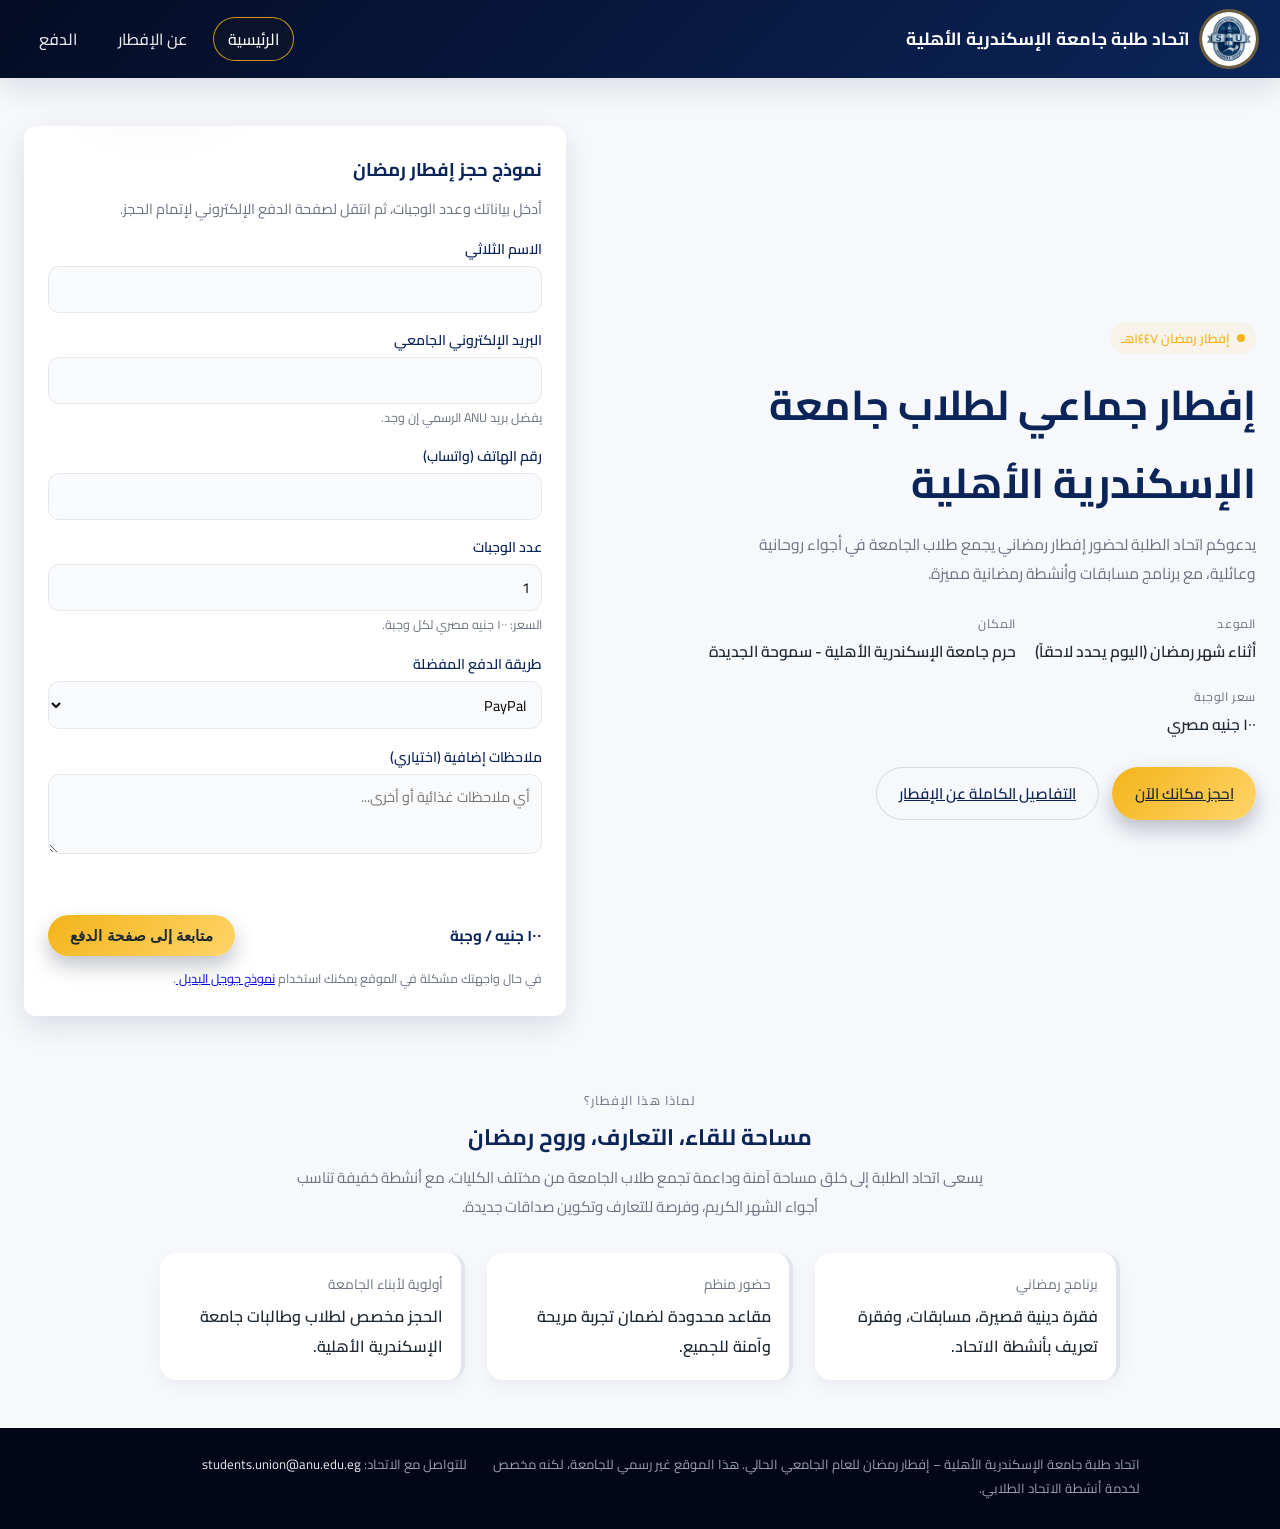
<file: index.html>
<!DOCTYPE html>
<html lang="ar" dir="rtl">
<head>
  <meta charset="UTF-8" />
  <title>اتحاد طلبة جامعة الإسكندرية الأهلية - إفطار رمضان</title>
  <meta name="viewport" content="width=device-width, initial-scale=1" />
  <meta name="description" content="موقع اتحاد طلبة جامعة الإسكندرية الأهلية لحجز إفطار رمضان للطلاب." />
  <link rel="stylesheet" href="style.css" />
</head>
<body class="page">
  <header class="navbar">
    <div class="navbar-brand">
      <div class="navbar-logo">
        <img src="571217735_821161784183083_11823729130709533_n.jpg" alt="شعار اتحاد طلبة جامعة الإسكندرية الأهلية" />
      </div>
      <div class="navbar-title">
        اتحاد طلبة جامعة الإسكندرية الأهلية
      </div>
    </div>
    <nav class="navbar-links">
      <a href="index.html" class="active">الرئيسية</a>
      <a href="iftar.html">عن الإفطار</a>
      <a href="payment.html">الدفع</a>
    </nav>
  </header>

  <main>
    <section class="hero">
      <div class="hero-content">
        <div class="badge">
          <span class="badge-dot"></span>
          إفطار رمضان ١٤٤٧هـ
        </div>
        <h1 class="hero-title">
          إفطار جماعي لطلاب جامعة الإسكندرية الأهلية
        </h1>
        <p class="hero-subtitle">
          يدعوكم اتحاد الطلبة لحضور إفطار رمضاني يجمع طلاب الجامعة في أجواء روحانية وعائلية،
          مع برنامج مسابقات وأنشطة رمضانية مميزة.
        </p>

        <div class="hero-meta">
          <div class="hero-meta-item">
            <span class="hero-meta-label">الموعد</span>
            <span class="hero-meta-value">أثناء شهر رمضان (اليوم يحدد لاحقاً)</span>
          </div>
          <div class="hero-meta-item">
            <span class="hero-meta-label">المكان</span>
            <span class="hero-meta-value">حرم جامعة الإسكندرية الأهلية - سموحة الجديدة</span>
          </div>
          <div class="hero-meta-item">
            <span class="hero-meta-label">سعر الوجبة</span>
            <span class="hero-meta-value">١٠٠ جنيه مصري</span>
          </div>
        </div>

        <div class="hero-actions">
          <a href="#reservation" class="btn btn-primary">احجز مكانك الآن</a>
          <a href="iftar.html" class="btn btn-outline">التفاصيل الكاملة عن الإفطار</a>
        </div>
      </div>

      <aside class="card" id="reservation">
        <h2 style="margin-top:0; margin-bottom:0.5rem; font-size:1.15rem; color:var(--primary-color);">
          نموذج حجز إفطار رمضان
        </h2>
        <p style="margin-top:0; margin-bottom:0.9rem; font-size:0.9rem; color:var(--muted-text);">
          أدخل بياناتك وعدد الوجبات، ثم انتقل لصفحة الدفع الإلكتروني لإتمام الحجز.
        </p>

        <form
          id="subscriptionForm"
          autocomplete="on"
          action="https://script.google.com/macros/s/AKfycbyyRZvEHn5a1_xJdZBLFneDvoBSXz_j1pzW0Ca5sUJoUbdMsWfkyhRqGmcnFkOFegB_Mw/exec"
          method="POST"
        >
          <div class="form-group">
            <label class="form-label" for="name">الاسم الثلاثي</label>
            <input class="form-input" type="text" id="name" name="name" required />
          </div>

          <div class="form-group">
            <label class="form-label" for="email">البريد الإلكتروني الجامعي</label>
            <input class="form-input" type="email" id="email" name="email" required />
            <div class="form-help">يفضل بريد ANU الرسمي إن وجد.</div>
          </div>

          <div class="form-group">
            <label class="form-label" for="phone">رقم الهاتف (واتساب)</label>
            <input class="form-input" type="tel" id="phone" name="phone" required />
          </div>

          <div class="form-group">
            <label class="form-label" for="mealsCount">عدد الوجبات</label>
            <input class="form-input" type="number" id="mealsCount" name="mealsCount" min="1" max="20" value="1" required />
            <div class="form-help">السعر: ١٠٠ جنيه مصري لكل وجبة.</div>
          </div>

          <div class="form-group">
            <label class="form-label" for="paymentMethod">طريقة الدفع المفضلة</label>
            <select class="form-select" id="paymentMethod" name="paymentMethod">
              <option value="paypal">PayPal</option>
              <option value="fawry">فوري</option>
              <option value="instapay">InstaPay</option>
            </select>
          </div>

          <div class="form-group">
            <label class="form-label" for="notes">ملاحظات إضافية (اختياري)</label>
            <textarea class="form-textarea" id="notes" name="notes" placeholder="أي ملاحظات غذائية أو أخرى..."></textarea>
          </div>

          <div id="subscriptionStatus" class="alert" aria-live="polite"></div>

          <div class="form-footer">
            <div class="price-tag">١٠٠ جنيه / وجبة</div>
            <button type="submit" class="btn btn-primary">متابعة إلى صفحة الدفع</button>
          </div>

          <div class="form-help" style="margin-top:0.7rem;">
            في حال واجهتك مشكلة في الموقع يمكنك استخدام
            <a href="https://docs.google.com/forms/d/YOUR_GOOGLE_FORM_ID/viewform" target="_blank" rel="noopener noreferrer">
              نموذج جوجل البديل
            </a>.
          </div>
        </form>
      </aside>
    </section>

    <section class="section">
      <div class="section-header">
        <div class="section-kicker">لماذا هذا الإفطار؟</div>
        <h2 class="section-title">مساحة للقاء، التعارف، وروح رمضان</h2>
        <p class="section-subtitle">
          يسعى اتحاد الطلبة إلى خلق مساحة آمنة وداعمة تجمع طلاب الجامعة من مختلف الكليات،
          مع أنشطة خفيفة تناسب أجواء الشهر الكريم، وفرصة للتعارف وتكوين صداقات جديدة.
        </p>
      </div>

      <div class="info-grid">
        <article class="info-item">
          <div class="info-label">برنامج رمضاني</div>
          <div class="info-value">فقرة دينية قصيرة، مسابقات، وفقرة تعريف بأنشطة الاتحاد.</div>
        </article>
        <article class="info-item">
          <div class="info-label">حضور منظم</div>
          <div class="info-value">مقاعد محدودة لضمان تجربة مريحة وآمنة للجميع.</div>
        </article>
        <article class="info-item">
          <div class="info-label">أولوية لأبناء الجامعة</div>
          <div class="info-value">الحجز مخصص لطلاب وطالبات جامعة الإسكندرية الأهلية.</div>
        </article>
      </div>
    </section>
  </main>

  <footer class="footer">
    <div class="footer-inner">
      <div>
        اتحاد طلبة جامعة الإسكندرية الأهلية – إفطار رمضان للعام الجامعي الحالي.
        هذا الموقع غير رسمي للجامعة، لكنه مخصص لخدمة أنشطة الاتحاد الطلابي.
      </div>
      <div>
        للتواصل مع الاتحاد:
        <a href="mailto:students.union@anu.edu.eg">students.union@anu.edu.eg</a>
      </div>
    </div>
  </footer>

  <script src="script.js"></script>
</body>
</html>
</file>
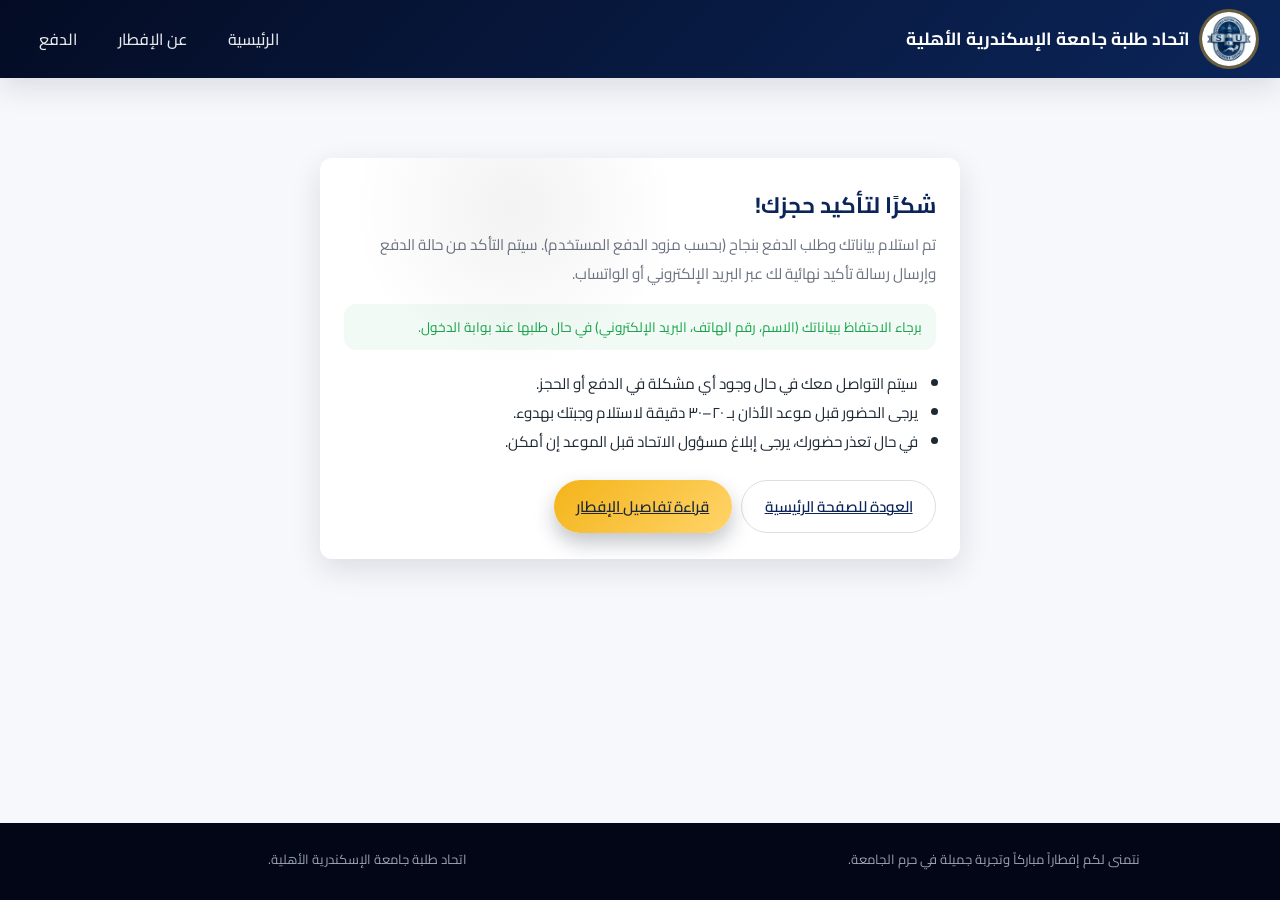
<file: confirmation.html>
<!DOCTYPE html>
<html lang="ar" dir="rtl">
<head>
  <meta charset="UTF-8" />
  <title>تم تأكيد الحجز - إفطار رمضان</title>
  <meta name="viewport" content="width=device-width, initial-scale=1" />
  <link rel="stylesheet" href="style.css" />
</head>
<body class="page">
  <header class="navbar">
    <div class="navbar-brand">
      <div class="navbar-logo">
        <img src="571217735_821161784183083_11823729130709533_n.jpg" alt="شعار اتحاد طلبة جامعة الإسكندرية الأهلية" />
      </div>
      <div class="navbar-title">
        اتحاد طلبة جامعة الإسكندرية الأهلية
      </div>
    </div>
    <nav class="navbar-links">
      <a href="index.html">الرئيسية</a>
      <a href="iftar.html">عن الإفطار</a>
      <a href="payment.html">الدفع</a>
    </nav>
  </header>

  <main>
    <section class="section">
      <div class="confirmation-card card">
        <h1 class="section-title" style="margin-top:0;">شكرًا لتأكيد حجزك!</h1>
        <p class="section-subtitle" style="margin-bottom:1rem;">
          تم استلام بياناتك وطلب الدفع بنجاح (بحسب مزود الدفع المستخدم). سيتم التأكد من حالة الدفع
          وإرسال رسالة تأكيد نهائية لك عبر البريد الإلكتروني أو الواتساب.
        </p>

        <div class="alert alert-success">
          برجاء الاحتفاظ ببياناتك (الاسم، رقم الهاتف، البريد الإلكتروني) في حال طلبها عند بوابة الدخول.
        </div>

        <div id="confirmationDetails" class="info-value" style="margin-top:0.9rem;">
          <!-- سيتم عرض رقم التذكرة وبيانات الحجز هنا -->
        </div>

        <ul style="margin-top:1.2rem; padding-right:1.1rem; font-size:0.95rem;">
          <li>سيتم التواصل معك في حال وجود أي مشكلة في الدفع أو الحجز.</li>
          <li>يرجى الحضور قبل موعد الأذان بـ ٢٠–٣٠ دقيقة لاستلام وجبتك بهدوء.</li>
          <li>في حال تعذر حضورك، يرجى إبلاغ مسؤول الاتحاد قبل الموعد إن أمكن.</li>
        </ul>

        <div style="margin-top:1.5rem; display:flex; flex-wrap:wrap; gap:0.6rem;">
          <a href="index.html" class="btn btn-outline">العودة للصفحة الرئيسية</a>
          <a href="iftar.html" class="btn btn-primary">قراءة تفاصيل الإفطار</a>
        </div>
      </div>
    </section>
  </main>

  <footer class="footer">
    <div class="footer-inner">
      <div>نتمنى لكم إفطاراً مباركاً وتجربة جميلة في حرم الجامعة.</div>
      <div>اتحاد طلبة جامعة الإسكندرية الأهلية.</div>
    </div>
  </footer>

  <script src="script.js"></script>
</body>
</html>
</file>
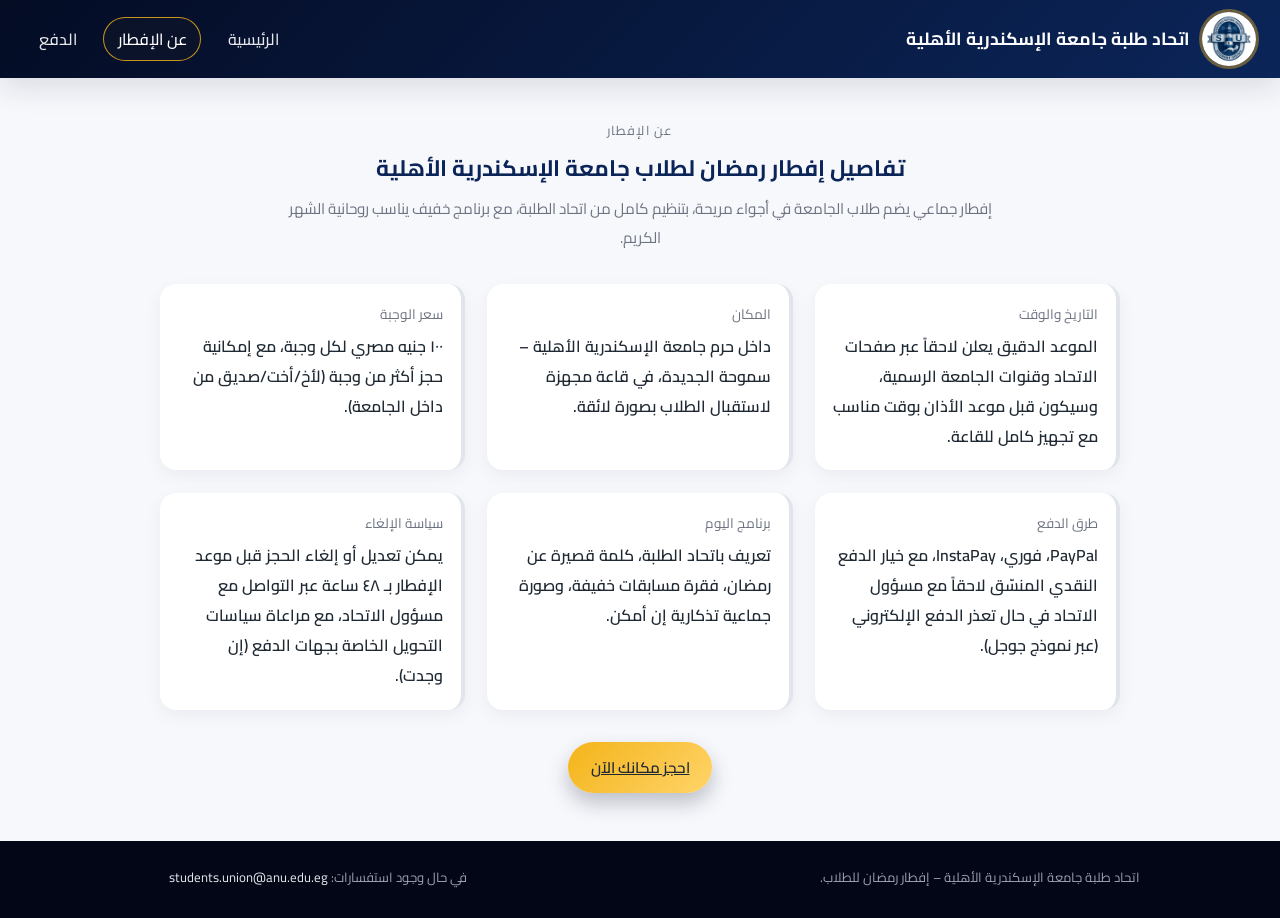
<file: iftar.html>
<!DOCTYPE html>
<html lang="ar" dir="rtl">
<head>
  <meta charset="UTF-8" />
  <title>تفاصيل إفطار رمضان - اتحاد طلبة جامعة الإسكندرية الأهلية</title>
  <meta name="viewport" content="width=device-width, initial-scale=1" />
  <link rel="stylesheet" href="style.css" />
</head>
<body class="page">
  <header class="navbar">
    <div class="navbar-brand">
      <div class="navbar-logo">
        <img src="571217735_821161784183083_11823729130709533_n.jpg" alt="شعار اتحاد طلبة جامعة الإسكندرية الأهلية" />
      </div>
      <div class="navbar-title">
        اتحاد طلبة جامعة الإسكندرية الأهلية
      </div>
    </div>
    <nav class="navbar-links">
      <a href="index.html">الرئيسية</a>
      <a href="iftar.html" class="active">عن الإفطار</a>
      <a href="payment.html">الدفع</a>
    </nav>
  </header>

  <main>
    <section class="section">
      <div class="section-header">
        <div class="section-kicker">عن الإفطار</div>
        <h1 class="section-title">تفاصيل إفطار رمضان لطلاب جامعة الإسكندرية الأهلية</h1>
        <p class="section-subtitle">
          إفطار جماعي يضم طلاب الجامعة في أجواء مريحة، بتنظيم كامل من اتحاد الطلبة،
          مع برنامج خفيف يناسب روحانية الشهر الكريم.
        </p>
      </div>

      <div class="info-grid">
        <article class="info-item">
          <div class="info-label">التاريخ والوقت</div>
          <div class="info-value">
            الموعد الدقيق يعلن لاحقاً عبر صفحات الاتحاد وقنوات الجامعة الرسمية، وسيكون
            قبل موعد الأذان بوقت مناسب مع تجهيز كامل للقاعة.
          </div>
        </article>
        <article class="info-item">
          <div class="info-label">المكان</div>
          <div class="info-value">
            داخل حرم جامعة الإسكندرية الأهلية – سموحة الجديدة، في قاعة مجهزة لاستقبال الطلاب بصورة لائقة.
          </div>
        </article>
        <article class="info-item">
          <div class="info-label">سعر الوجبة</div>
          <div class="info-value">
            ١٠٠ جنيه مصري لكل وجبة، مع إمكانية حجز أكثر من وجبة (لأخ/أخت/صديق من داخل الجامعة).
          </div>
        </article>
        <article class="info-item">
          <div class="info-label">طرق الدفع</div>
          <div class="info-value">
            PayPal، فوري، InstaPay، مع خيار الدفع النقدي المنسّق لاحقاً مع مسؤول الاتحاد في حال تعذر الدفع
            الإلكتروني (عبر نموذج جوجل).
          </div>
        </article>
        <article class="info-item">
          <div class="info-label">برنامج اليوم</div>
          <div class="info-value">
            تعريف باتحاد الطلبة، كلمة قصيرة عن رمضان، فقرة مسابقات خفيفة، وصورة جماعية تذكارية إن أمكن.
          </div>
        </article>
        <article class="info-item">
          <div class="info-label">سياسة الإلغاء</div>
          <div class="info-value">
            يمكن تعديل أو إلغاء الحجز قبل موعد الإفطار بـ ٤٨ ساعة عبر التواصل مع مسؤول الاتحاد،
            مع مراعاة سياسات التحويل الخاصة بجهات الدفع (إن وجدت).
          </div>
        </article>
      </div>

      <div style="text-align:center; margin-top:2rem;">
        <a href="index.html#reservation" class="btn btn-primary">احجز مكانك الآن</a>
      </div>
    </section>
  </main>

  <footer class="footer">
    <div class="footer-inner">
      <div>
        اتحاد طلبة جامعة الإسكندرية الأهلية – إفطار رمضان للطلاب.
      </div>
      <div>
        في حال وجود استفسارات:
        <a href="mailto:students.union@anu.edu.eg">students.union@anu.edu.eg</a>
      </div>
    </div>
  </footer>

  <script src="script.js"></script>
</body>
</html>
</file>
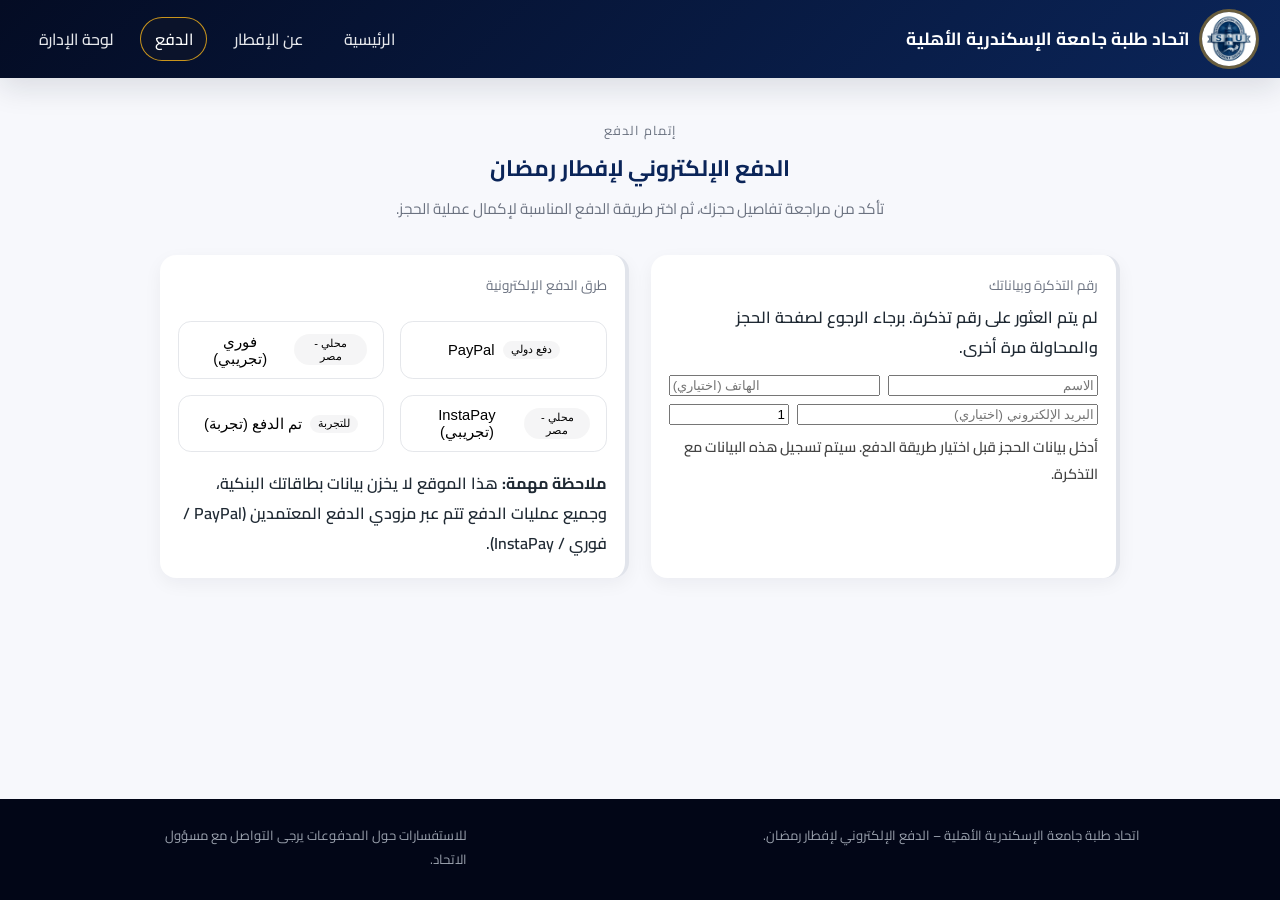
<file: payment.html>
<!DOCTYPE html>
<html lang="ar" dir="rtl">
<head>
  <meta charset="UTF-8" />
  <title>الدفع - إفطار رمضان - اتحاد طلبة جامعة الإسكندرية الأهلية</title>
  <meta name="viewport" content="width=device-width, initial-scale=1" />
  <link rel="stylesheet" href="style.css" />
</head>
<body class="page">
  <header class="navbar">
    <div class="navbar-brand">
      <div class="navbar-logo">
        <img src="571217735_821161784183083_11823729130709533_n.jpg" alt="شعار اتحاد طلبة جامعة الإسكندرية الأهلية" />
      </div>
      <div class="navbar-title">
        اتحاد طلبة جامعة الإسكندرية الأهلية
      </div>
    </div>
    <nav class="navbar-links">
      <a href="index.html">الرئيسية</a>
      <a href="iftar.html">عن الإفطار</a>
      <a href="payment.html" class="active">الدفع</a>
      <a href="admin.html">لوحة الإدارة</a>
    </nav>
  </header>

  <main>
    <section class="section">
      <div class="section-header">
        <div class="section-kicker">إتمام الدفع</div>
        <h1 class="section-title">الدفع الإلكتروني لإفطار رمضان</h1>
        <p class="section-subtitle">
          تأكد من مراجعة تفاصيل حجزك، ثم اختر طريقة الدفع المناسبة لإكمال عملية الحجز.
        </p>
      </div>

      <div class="info-grid">
        <article class="info-item">
          <div class="info-label">رقم التذكرة وبياناتك</div>
          <div id="paymentSummary" class="info-value">
            سيتم عرض رقم التذكرة وطريقة الدفع المختارة هنا بعد الحجز.
          </div>
          <form id="bookingForm" class="info-value" onsubmit="return false;" style="margin-top:0.8rem;">
            <div style="display:flex;gap:0.5rem;flex-wrap:wrap;">
              <input id="buyerName" type="text" placeholder="الاسم" aria-label="الاسم" style="flex:1;min-width:150px;" />
              <input id="buyerPhone" type="tel" placeholder="الهاتف (اختياري)" aria-label="الهاتف" style="flex:1;min-width:150px;" />
              <input id="buyerEmail" type="email" placeholder="البريد الإلكتروني (اختياري)" aria-label="الإيميل" style="flex:1;min-width:200px;" />
              <input id="buyerQty" type="number" min="1" value="1" placeholder="عدد التذاكر" aria-label="عدد التذاكر" style="width:120px;" />
            </div>
            <div style="margin-top:0.5rem;font-size:0.9rem;color:#444;">
              أدخل بيانات الحجز قبل اختيار طريقة الدفع. سيتم تسجيل هذه البيانات مع التذكرة.
            </div>
          </form>
        </article>

        <article class="info-item">
          <div class="info-label">طرق الدفع الإلكترونية</div>
          <div class="info-value">
            <div class="payment-methods">
              <button type="button" class="payment-btn" title="PayPal" aria-label="Pay with PayPal">
                <span class="payment-badge">دفع دولي</span>
                <span>PayPal</span>
              </button>

              <button type="button" class="payment-btn" onclick="handleFawryClick()">
                <span class="payment-badge">محلي - مصر</span>
                <span>فوري (تجريبي)</span>
              </button>

              <button type="button" class="payment-btn" onclick="handleInstapayClick()">
                <span class="payment-badge">محلي - مصر</span>
                <span>InstaPay (تجريبي)</span>
              </button>

              <button type="button" class="payment-btn" onclick="handleTestPaidClick()">
                <span class="payment-badge">للتجربة</span>
                <span>تم الدفع (تجربة)</span>
              </button>
            </div>

            <div style="margin-top:1rem;">
              <strong>ملاحظة مهمة:</strong> هذا الموقع لا يخزن بيانات بطاقاتك البنكية، وجميع عمليات الدفع
              تتم عبر مزودي الدفع المعتمدين (PayPal / فوري / InstaPay).
            </div>
          </div>
        </article>

      </div>
    </section>
  </main>

  <footer class="footer">
    <div class="footer-inner">
      <div>اتحاد طلبة جامعة الإسكندرية الأهلية – الدفع الإلكتروني لإفطار رمضان.</div>
      <div>للاستفسارات حول المدفوعات يرجى التواصل مع مسؤول الاتحاد.</div>
    </div>
  </footer>

  <script src="script.js"></script>
</body>
</html>
</file>
<file: style.css>
/* style.css */

/* Fonts: inspired by ANU style (Google Cairo) */
@import url('https://fonts.googleapis.com/css2?family=Cairo:wght@300;400;600;700&display=swap');

:root {
  --primary-color: #0b2559; /* deep ANU-like blue */
  --accent-color: #f4b41a;  /* warm gold */
  --background-color: #f7f8fc;
  --text-color: #1f2933;
  --muted-text: #6b7280;
  --danger-color: #dc2626;
  --success-color: #16a34a;
  --border-radius: 0.75rem;
  --shadow-soft: 0 10px 30px rgba(15, 23, 42, 0.12);
}

*,
*::before,
*::after {
  box-sizing: border-box;
}

body {
  margin: 0;
  font-family: 'Cairo', system-ui, -apple-system, BlinkMacSystemFont, 'Segoe UI', sans-serif;
  background-color: var(--background-color);
  color: var(--text-color);
  direction: rtl;
  text-align: right;
}

/* Layout */
.page {
  min-height: 100vh;
  display: flex;
  flex-direction: column;
}

main {
  flex: 1;
}

/* Navbar */
.navbar {
  background: linear-gradient(135deg, #040c24, var(--primary-color));
  color: #fff;
  padding: 0.75rem 1.5rem;
  display: flex;
  align-items: center;
  justify-content: space-between;
  box-shadow: var(--shadow-soft);
}

.navbar-brand {
  display: flex;
  align-items: center;
  gap: 0.75rem;
}

.navbar-logo {
  width: 54px;
  height: 54px;
  border-radius: 999px;
  overflow: hidden;
  box-shadow: 0 0 0 3px rgba(244, 180, 26, 0.4);
  background: #020617;
  display: flex;
  align-items: center;
  justify-content: center;
}

.navbar-logo img {
  width: 100%;
  height: 100%;
  object-fit: cover;
  display: block;
}

.navbar-title {
  font-size: 1.1rem;
  font-weight: 700;
  line-height: 1.4;
}

.navbar-links {
  display: flex;
  flex-wrap: wrap;
  gap: 0.75rem;
}

.navbar-links a {
  color: #e5e7eb;
  text-decoration: none;
  font-weight: 500;
  padding: 0.35rem 0.85rem;
  border-radius: 999px;
  border: 1px solid transparent;
  transition: all 0.2s ease;
}

.navbar-links a:hover,
.navbar-links a.active {
  border-color: rgba(248, 180, 26, 0.8);
  background: rgba(15, 23, 42, 0.6);
  color: #fff;
}

/* Hero */
.hero {
  padding: 3rem 1.5rem 2rem;
  display: grid;
  grid-template-columns: minmax(0, 3fr) minmax(280px, 2.5fr);
  gap: 2.5rem;
  align-items: center;
}

.hero-content {
  max-width: 640px;
}

.badge {
  display: inline-flex;
  align-items: center;
  gap: 0.4rem;
  padding: 0.25rem 0.7rem;
  border-radius: 999px;
  background: rgba(244, 180, 26, 0.08);
  color: var(--accent-color);
  font-size: 0.8rem;
  font-weight: 600;
}

.badge-dot {
  width: 8px;
  height: 8px;
  border-radius: 999px;
  background-color: var(--accent-color);
}

.hero-title {
  font-size: clamp(1.8rem, 3vw + 1rem, 2.6rem);
  margin: 0.75rem 0 0.5rem;
  color: var(--primary-color);
}

.hero-subtitle {
  margin: 0;
  color: var(--muted-text);
  font-size: 0.98rem;
  max-width: 520px;
}

.hero-meta {
  display: flex;
  flex-wrap: wrap;
  gap: 1.2rem;
  margin: 1.5rem 0 1.75rem;
}

.hero-meta-item {
  display: flex;
  flex-direction: column;
  gap: 0.1rem;
}

.hero-meta-label {
  font-size: 0.76rem;
  text-transform: uppercase;
  letter-spacing: 0.05em;
  color: var(--muted-text);
}

.hero-meta-value {
  font-size: 0.98rem;
  font-weight: 600;
}

.hero-actions {
  display: flex;
  flex-wrap: wrap;
  gap: 0.8rem;
}

.btn {
  border: none;
  cursor: pointer;
  border-radius: 999px;
  padding: 0.7rem 1.4rem;
  font-size: 0.95rem;
  font-weight: 600;
  display: inline-flex;
  align-items: center;
  justify-content: center;
  gap: 0.4rem;
  transition: all 0.18s ease;
}

.btn-primary {
  background: linear-gradient(135deg, var(--accent-color), #ffd469);
  color: #1f2933;
  box-shadow: 0 10px 20px rgba(15, 23, 42, 0.25);
}

.btn-primary:hover {
  transform: translateY(-1px);
  box-shadow: 0 14px 26px rgba(15, 23, 42, 0.32);
}

.btn-outline {
  background: transparent;
  color: var(--primary-color);
  border: 1px solid rgba(15, 23, 42, 0.14);
}

.btn-outline:hover {
  background: rgba(15, 23, 42, 0.03);
}

/* Hero card (form / info) */
.card {
  background: #fff;
  border-radius: var(--border-radius);
  box-shadow: var(--shadow-soft);
  padding: 1.6rem 1.5rem;
  position: relative;
  overflow: hidden;
}

.card::before {
  content: "";
  position: absolute;
  inset-inline-start: 40%;
  top: -35%;
  width: 380px;
  height: 380px;
  background: radial-gradient(circle at center, rgba(15, 23, 42, 0.08), transparent 60%);
  opacity: 0.7;
  pointer-events: none;
}

/* Form */
.form-group {
  margin-bottom: 0.9rem;
}

.form-label {
  display: block;
  font-size: 0.88rem;
  font-weight: 600;
  margin-bottom: 0.25rem;
  color: var(--primary-color);
}

.form-input,
.form-select,
.form-textarea {
  width: 100%;
  padding: 0.55rem 0.7rem;
  border-radius: 0.7rem;
  border: 1px solid #e5e7eb;
  font-family: inherit;
  font-size: 0.9rem;
  background-color: #f9fafb;
  transition: border-color 0.16s ease, box-shadow 0.16s ease, background-color 0.16s ease;
}

.form-input:focus,
.form-select:focus,
.form-textarea:focus {
  outline: none;
  border-color: var(--accent-color);
  background-color: #fff;
  box-shadow: 0 0 0 1px rgba(244, 180, 26, 0.6);
}

.form-textarea {
  resize: vertical;
  min-height: 80px;
}

.form-help {
  font-size: 0.78rem;
  color: var(--muted-text);
  margin-top: 0.15rem;
}

.form-footer {
  margin-top: 1.2rem;
  display: flex;
  align-items: center;
  justify-content: space-between;
  gap: 0.75rem;
  flex-wrap: wrap;
}

.price-tag {
  font-weight: 700;
  color: var(--primary-color);
  font-size: 0.95rem;
}

/* Alerts */
.alert {
  border-radius: 0.75rem;
  padding: 0.6rem 0.85rem;
  font-size: 0.85rem;
  margin-top: 0.6rem;
}

.alert-info {
  background: rgba(59, 130, 246, 0.06);
  color: #1d4ed8;
}

.alert-danger {
  background: rgba(220, 38, 38, 0.06);
  color: var(--danger-color);
}

.alert-success {
  background: rgba(22, 163, 74, 0.06);
  color: var(--success-color);
}

/* Sections */
.section {
  padding: 2.5rem 1.5rem 3rem;
}

.section-header {
  max-width: 720px;
  margin-inline: auto;
  text-align: center;
  margin-bottom: 2rem;
}

.section-kicker {
  font-size: 0.8rem;
  text-transform: uppercase;
  letter-spacing: 0.08em;
  color: var(--muted-text);
}

.section-title {
  margin: 0.3rem 0;
  font-size: 1.4rem;
  color: var(--primary-color);
}

.section-subtitle {
  margin: 0;
  color: var(--muted-text);
  font-size: 0.95rem;
}

/* Info grid */
.info-grid {
  display: grid;
  grid-template-columns: repeat(auto-fit, minmax(230px, 1fr));
  gap: 1.4rem;
  max-width: 960px;
  margin-inline: auto;
}

.info-item {
  background: #fff;
  border-radius: 1rem;
  padding: 1.1rem 1.1rem 1.2rem;
  box-shadow: 0 6px 18px rgba(15, 23, 42, 0.05);
  border-inline-start: 4px solid rgba(11, 37, 89, 0.12);
}

.info-label {
  font-size: 0.85rem;
  color: var(--muted-text);
  margin-bottom: 0.25rem;
}

.info-value {
  font-weight: 600;
}

/* Payment buttons */
.payment-methods {
  display: grid;
  grid-template-columns: repeat(auto-fit, minmax(180px, 1fr));
  gap: 1rem;
  margin-top: 1.4rem;
}

.payment-btn {
  border-radius: 0.8rem;
  padding: 0.7rem 1rem;
  border: 1px solid #e5e7eb;
  background: #fff;
  display: flex;
  align-items: center;
  justify-content: center;
  gap: 0.5rem;
  font-size: 0.92rem;
  cursor: pointer;
  transition: all 0.16s ease;
}

.payment-btn:hover {
  border-color: var(--accent-color);
  box-shadow: 0 6px 14px rgba(15, 23, 42, 0.12);
}

.payment-badge {
  font-size: 0.7rem;
  padding: 0.15rem 0.5rem;
  border-radius: 999px;
  background: rgba(15, 23, 42, 0.04);
}

/* Confirmation */
.confirmation-card {
  max-width: 640px;
  margin: 2.5rem auto;
}

/* Admin table */
.admin-container {
  max-width: 1100px;
  margin: 2.5rem auto;
  padding: 0 1.5rem 3rem;
}

.admin-header {
  display: flex;
  align-items: center;
  justify-content: space-between;
  gap: 1rem;
  margin-bottom: 1.2rem;
}

.admin-login {
  display: flex;
  gap: 0.6rem;
  flex-wrap: wrap;
}

.table {
  width: 100%;
  border-collapse: collapse;
  background: #fff;
  border-radius: 1rem;
  overflow: hidden;
  box-shadow: var(--shadow-soft);
  font-size: 0.85rem;
}

.table thead {
  background: #f1f5f9;
}

.table th,
.table td {
  padding: 0.6rem 0.75rem;
  border-bottom: 1px solid #e5e7eb;
  text-align: right;
}

.table th {
  font-weight: 700;
  color: var(--primary-color);
}

.badge-status {
  padding: 0.2rem 0.6rem;
  border-radius: 999px;
  font-size: 0.75rem;
  font-weight: 600;
}

.badge-paid {
  background: rgba(22, 163, 74, 0.1);
  color: var(--success-color);
}

.badge-pending {
  background: rgba(234, 179, 8, 0.08);
  color: #92400e;
}

.badge-failed {
  background: rgba(220, 38, 38, 0.1);
  color: var(--danger-color);
}

/* Footer */
.footer {
  padding: 1.5rem 1.5rem 1.8rem;
  background: #020617;
  color: #9ca3af;
  font-size: 0.82rem;
}

.footer-inner {
  max-width: 1000px;
  margin: 0 auto;
  display: grid;
  grid-template-columns: 2fr 1fr;
  gap: 1.2rem;
}

.footer a {
  color: #e5e7eb;
  text-decoration: none;
}

.footer a:hover {
  text-decoration: underline;
}

/* Responsive */
@media (max-width: 880px) {
  .hero {
    grid-template-columns: minmax(0, 1fr);
    padding-top: 2.2rem;
  }
}

@media (max-width: 640px) {
  .navbar {
    flex-direction: column;
    align-items: flex-start;
    gap: 0.7rem;
  }

  .hero-actions {
    width: 100%;
  }

  .btn,
  .payment-btn {
    width: 100%;
  }

  .footer-inner {
    grid-template-columns: 1fr;
  }
}
</file>
